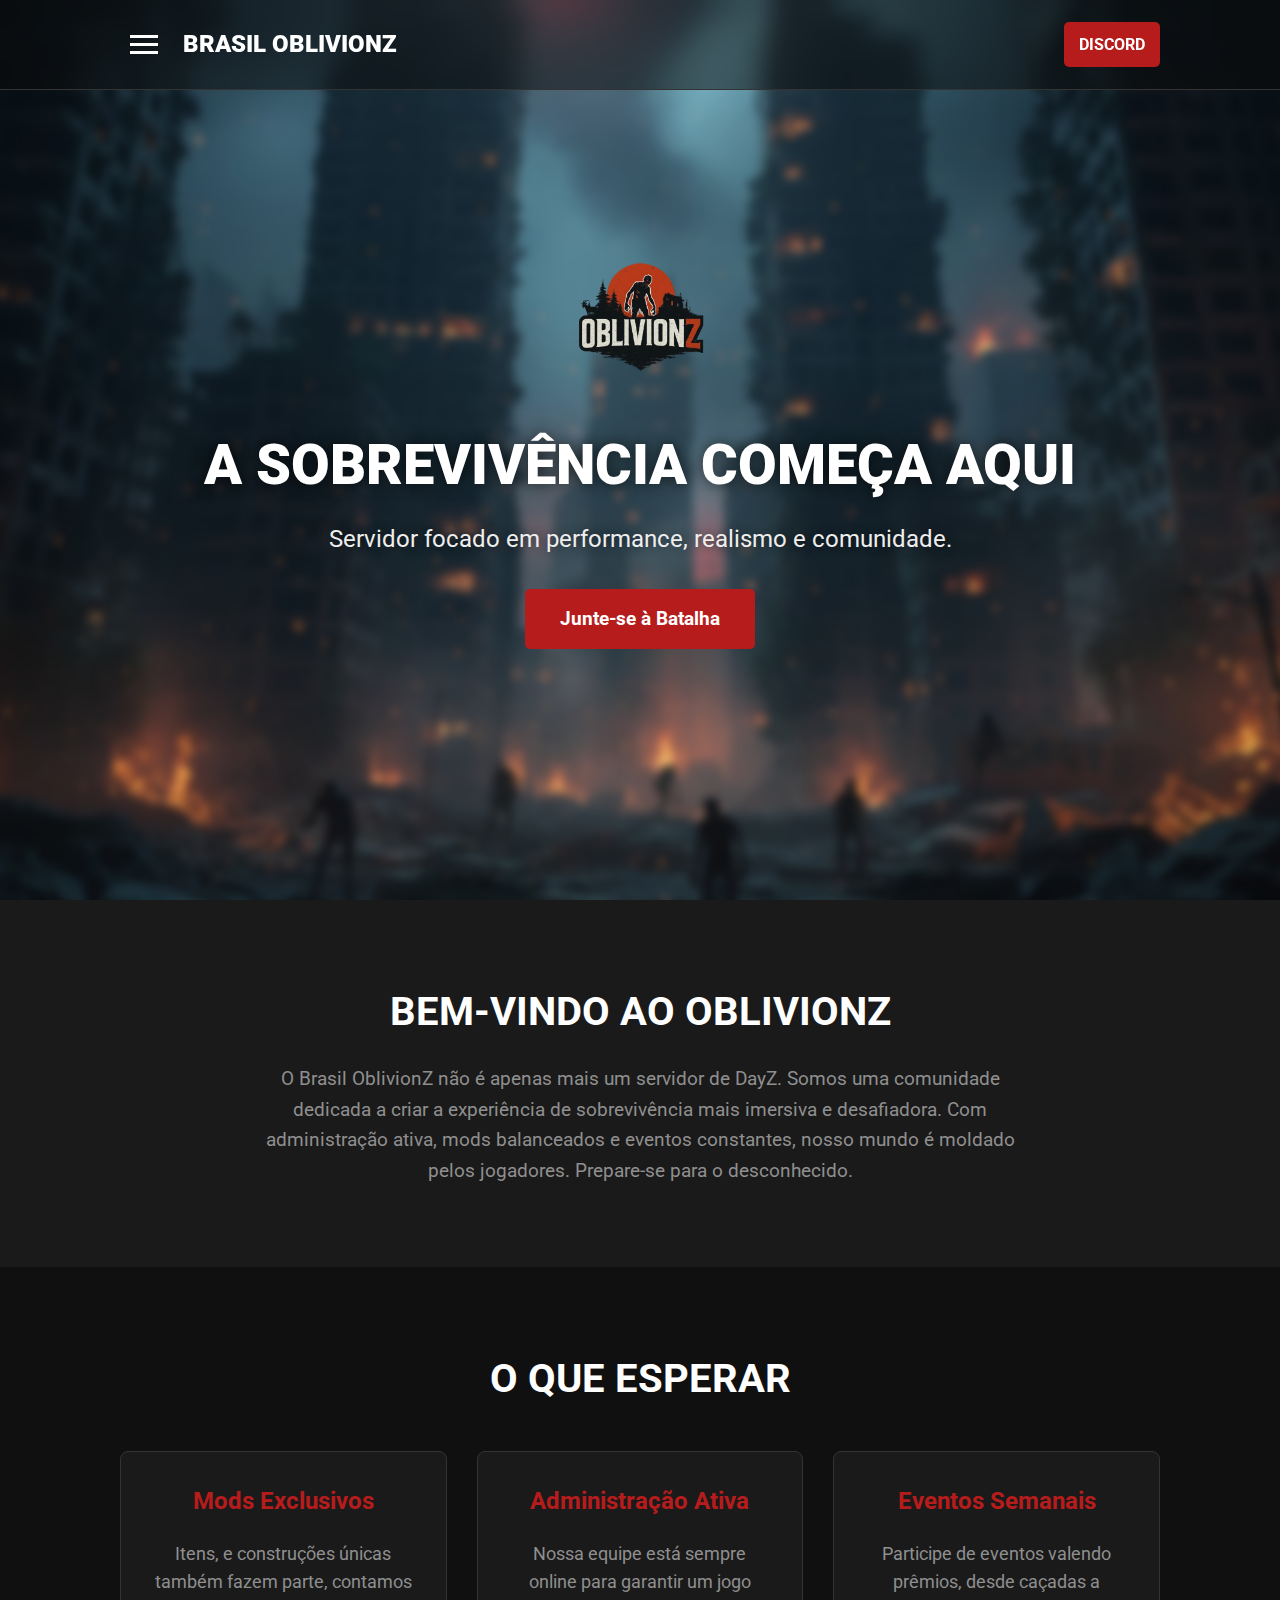
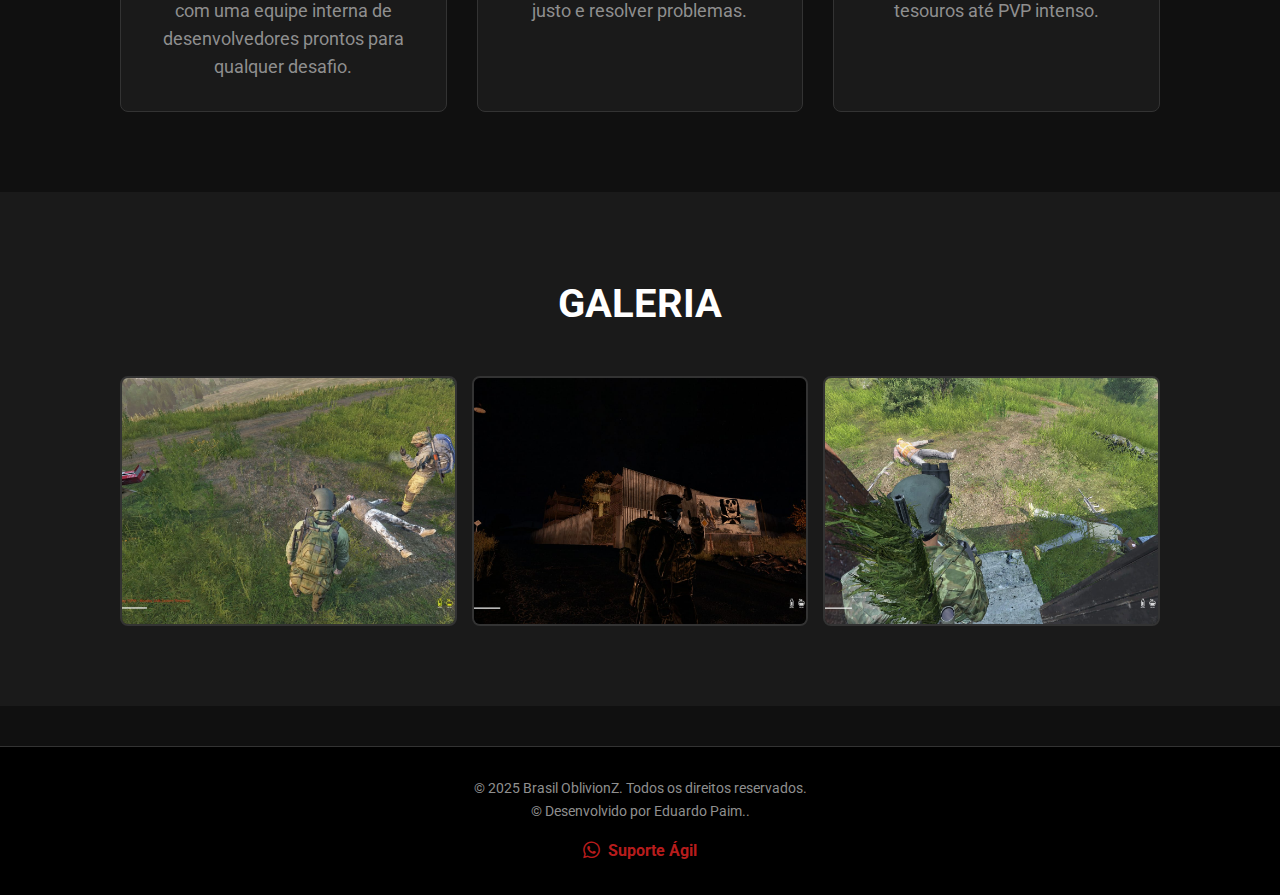
<file: index.html>
<!DOCTYPE html>
<html lang="pt-br">

<head>
    <meta charset="UTF-8">
    <meta name="viewport" content="width=device-width, initial-scale=1.0">
    <link rel="icon" href="imagens/logooblivion-removebg-preview.png">
    <title>Brasil OblivionZ</title>

    <link rel="stylesheet" href="loja.css">

    <link rel="preconnect" href="https://fonts.googleapis.com">
    <link rel="preconnect" href="https://fonts.gstatic" crossorigin>
    <link href="https://fonts.googleapis.com/css2?family=Roboto:wght@300;400;700;900&display=swap" rel="stylesheet">
    <link href="https://fonts.googleapis.com/icon?family=Material+Icons" rel="stylesheet">
    
    <link rel="stylesheet" href="https://cdnjs.cloudflare.com/ajax/libs/font-awesome/6.5.2/css/all.min.css">
</head>

<body>

    <header class="navbar">
        <div class="container">

            <div class="logo-container">
                <button class="menu-toggle" id="menu-toggle">
                    <span class="bar"></span>
                    <span class="bar"></span>
                    <span class="bar"></span>
                </button>

                <a href="#hero" class="logo">BRASIL OBLIVIONZ</a>
            </div>

            <a href="https://discord.gg/dTScqfqfE2" class="btn-nav" target="_blank">DISCORD</a>

        </div>
    </header>

    <nav class="sidebar" id="sidebar">
        <button class="sidebar-close" id="sidebar-close">
            <i class="material-icons">close</i>
        </button>

        <ul class="sidebar-links">
            <li><a href="index.html">Início</a></li>
            <li><a href="#sobre">Sobre Nós</a></li>
            <li><a href="#recursos">Recursos</a></li>
            <li><a href="#galeria">Galeria</a></li>
            <li><a href="loja.html">Loja</a></li>
            <li><a href="https://discord.gg/dTScqfqfE2" class="btn-nav" target="_blank">DISCORD</a></li>
        </ul>
    </nav>

    <div class="overlay" id="overlay"></div>

    <main>
        <section id="hero">
            <img src="imagens/fundositedayz.jpg" alt="fundo-headerinicial" id="fundo-header">
            <div class="hero-content">
                <img src="imagens/logooblivion-removebg-preview.png" alt="Logo Brasil OblivionZ" class="hero-logo">
                <h1>A SOBREVIVÊNCIA COMEÇA AQUI</h1>
                <p>Servidor focado em performance, realismo e comunidade.</p>
                <a href="https://discord.gg/dTScqfqfE2" class="btn-cta" id="btn-junte-se" target="_blank">
                    Junte-se à Batalha
                    <span class="shine"></span> </a>
            </div>
        </section>

        <section id="sobre">
            <div class="container">
                <h2>BEM-VINDO AO OBLIVIONZ</h2>
                <p>
                    O Brasil OblivionZ não é apenas mais um servidor de DayZ. Somos uma comunidade
                    dedicada a criar a experiência de sobrevivência mais imersiva e desafiadora.
                    Com administração ativa, mods balanceados e eventos constantes, nosso mundo
                    é moldado pelos jogadores. Prepare-se para o desconhecido.
                </p>
            </div>
        </section>

        <section id="recursos">
            <div class="container">
                <h2>O QUE ESPERAR</h2>
                <div class="cards-container">
                    <div class="card">
                        <h3>Mods Exclusivos</h3>
                        <p>Itens, e construções únicas também fazem parte, contamos com uma equipe interna de
                            desenvolvedores prontos para qualquer desafio.</p>
                    </div>
                    <div class="card">
                        <h3>Administração Ativa</h3>
                        <p>Nossa equipe está sempre online para garantir um jogo justo e resolver problemas.</p>
                    </div>
                    <div class="card">
                        <h3>Eventos Semanais</h3>
                        <p>Participe de eventos valendo prêmios, desde caçadas a tesouros até PVP intenso.</p>
                    </div>
                </div>
            </div>
        </section>

        <section id="galeria">
            <div class="container">
                <h2>GALERIA</h2>
                <div class="gallery-grid">
                    <img src="imagens/fotodayz1.jpg" alt="Screenshot do servidor 1">
                    <img src="imagens/fotodayz2.jpg" alt="Screenshot do servidor 2">
                    <img src="imagens/fotodayz3.jpg" alt="Screenshot do servidor 3">
                </div>
            </div>
        </section>
    </main>

    <footer>
        <div class="container">
            <p>&copy; 2025 Brasil OblivionZ. Todos os direitos reservados.</p>
            
            <p><a href="https://github.com/PaimEdu-DEV" target="_blank" class="footer-dev-link">&copy; Desenvolvido por Eduardo Paim..</a></p>
            
            <a href="https://chat.whatsapp.com/L0HWo1XL0SN34f5TeTLC6f?mode=hqrt3" class="whatsapp-link" target="_blank">
                <i class="fa-brands fa-whatsapp"></i>
                <span>Suporte Ágil</span>
            </a>
        </div>
    </footer>

    <script src="script.js"></script>

</body>
</html>
</file>
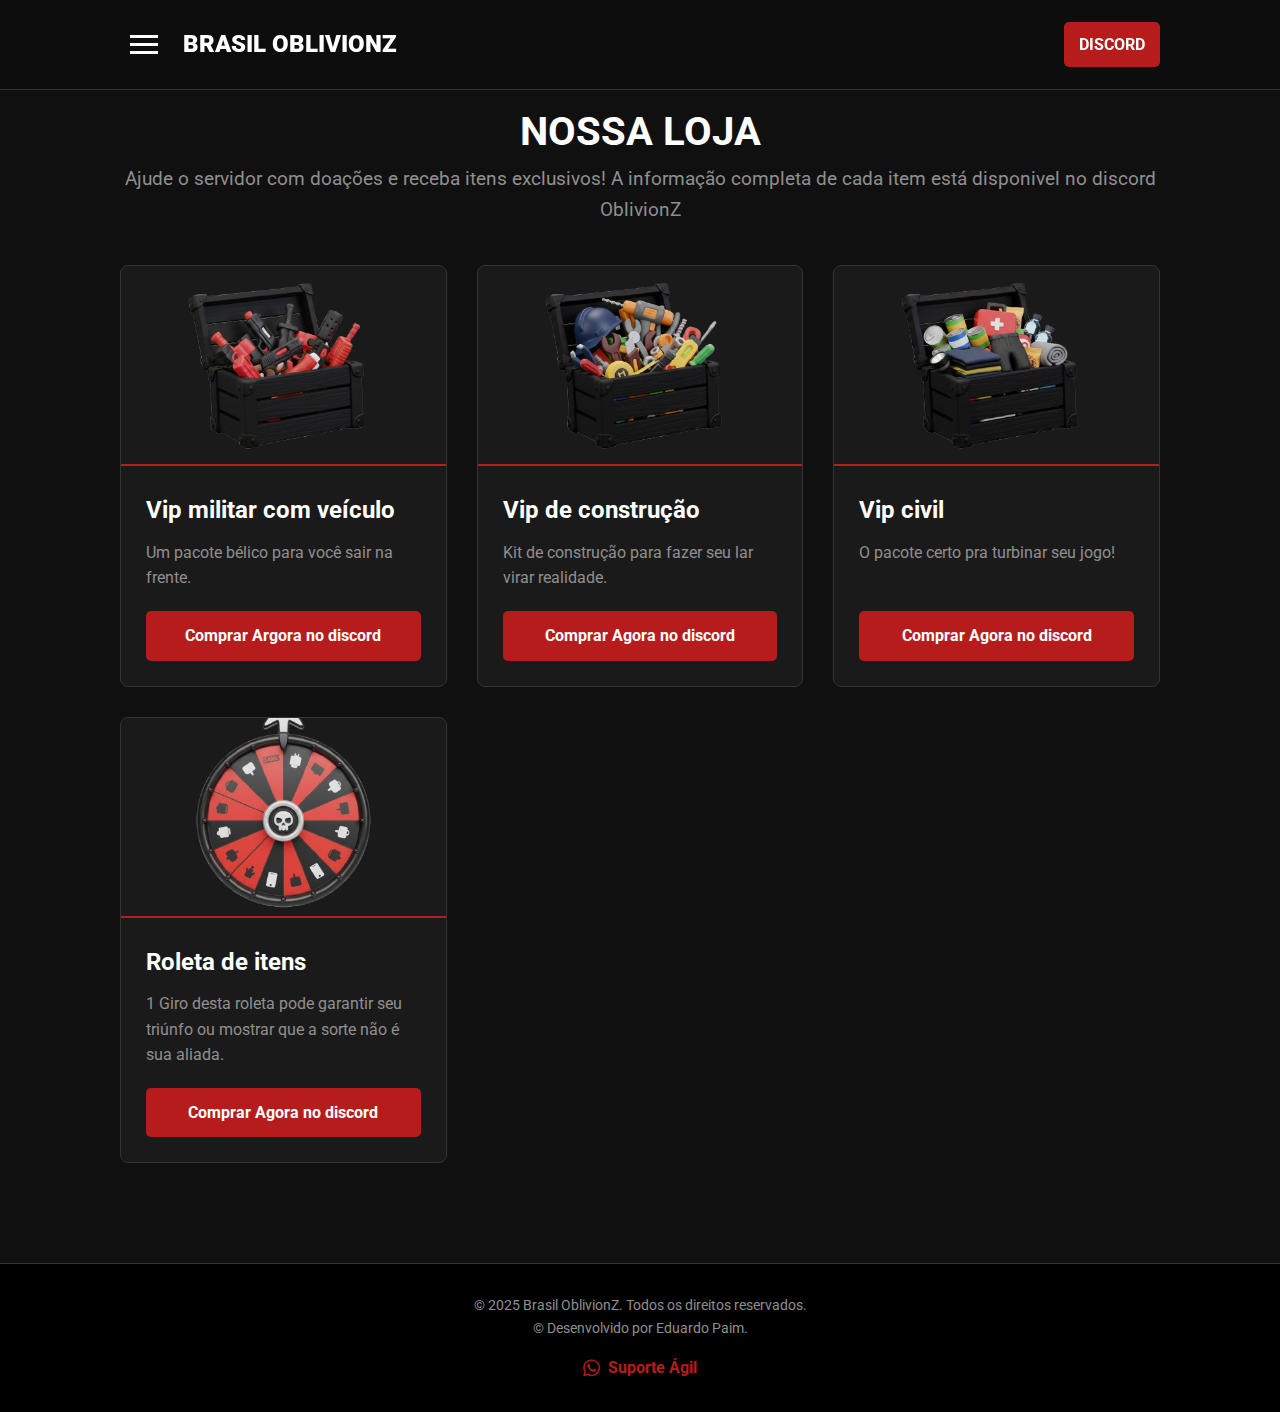
<file: loja.html>
<!DOCTYPE html>
<html lang="pt-br">

<head>
    <meta charset="UTF-8">
    <meta name="viewport" content="width=device-width, initial-scale=1.0">
    <link rel="icon" href="imagens/logooblivion-removebg-preview.png">

    <title>Loja - Brasil OblivionZ</title>

    <link rel="stylesheet" href="loja.css">

    <link rel="preconnect" href="https://fonts.googleapis.com">
    <link rel="preconnect" href="https://fonts.gstatic" crossorigin>
    <link href="https://fonts.googleapis.com/css2?family=Roboto:wght@300;400;700;900&display=swap" rel="stylesheet">
    <link href="https://fonts.googleapis.com/icon?family=Material+Icons" rel="stylesheet">
    
    <link rel="stylesheet" href="https://cdnjs.cloudflare.com/ajax/libs/font-awesome/6.5.2/css/all.min.css">
</head>

<body>

    <header class="navbar">
        <div class="container">
            <div class="logo-container">
                <button class="menu-toggle" id="menu-toggle">
                    <span class="bar"></span>
                    <span class="bar"></span>
                    <span class="bar"></span>
                </button>
                <a href="index.html" class="logo">BRASIL OBLIVIONZ</a>
            </div>
            <a href="https://discord.gg/dTScqfqfE2" class="btn-nav" target="_blank">DISCORD</a>
        </div>
    </header>

    <nav class="sidebar" id="sidebar">
        <button class="sidebar-close" id="sidebar-close">
            <i class="material-icons">close</i>
        </button>
        <ul class="sidebar-links">
            <li><a href="index.html">Início</a></li>
            <li><a href="regras.html">Regras do Servidor</a></li>
            <li><a href="loja.html">Loja</a></li>
            <li><a href="index.html#sobre">Sobre Nós</a></li>
            <li><a href="index.html#recursos">Recursos</a></li>
            <li><a href="index.html#galeria">Galeria</a></li>
            <li><a href="https://discord.gg/dTScqfqfE2" class="btn-nav" target="_blank">DISCORD</a></li>
        </ul>
    </nav>

    <div class="overlay" id="overlay"></div>

    <main>
        <section id="loja">
            <div class="container">
                <h2>NOSSA LOJA</h2>
                <p class="subtitulo-loja">Ajude o servidor com doações e receba itens exclusivos! A informação completa
                    de cada item está disponivel no discord OblivionZ</p>

                <div class="shop-grid">

                    <div class="product-card">
                        <img src="imagens/kitarmas.png" alt="Pacote Bronze">
                        <div class="product-content">
                            <h3>Vip militar com veículo</h3>
                            <p>Um pacote bélico para você sair na frente.</p>
                            <a href="https://discord.gg/dTScqfqfE2" class="btn-loja" target="_blank">Comprar Argora no discord</a>
                        </div>
                    </div>

                    <div class="product-card">
                        <img src="imagens/kitconstruir.png" alt="Pacote Prata">
                        <div class="product-content">
                            <h3>Vip de construção</h3>
                            <p>Kit de construção para fazer seu lar virar realidade.</p>
                            <a href="https://discord.gg/dTScqfqfE2" class="btn-loja" target="_blank">Comprar Agora no discord</a>
                        </div>
                    </div>

                    <div class="product-card">
                        <img src="imagens/kitcivil.png" alt="Pacote Ouro">
                        <div class="product-content">
                            <h3>Vip civil</h3>
                            <p>O pacote certo pra turbinar seu jogo!</p>
                            <a href="https://discord.gg/dTScqfqfE2" class="btn-loja" target="_blank">Comprar Agora no discord</a>
                        </div>
                    </div> 

                    <div class="product-card">
                        <img src="imagens/roleta.png" alt="Pacote Prata">
                        <div class="product-content">
                            <h3>Roleta de itens</h3>
                            <p>1 Giro desta roleta pode garantir seu triúnfo ou mostrar que a sorte não é sua
                                aliada.</p>
                            <a href="https://discord.gg/dTScqfqfE2" class="btn-loja" target="_blank">Comprar Agora no discord</a>
                        </div>
                    </div>

                </div> </div> </section>
    </main>

    <footer>
        <div class="container">
            <p>&copy; 2025 Brasil OblivionZ. Todos os direitos reservados.</p>
            
            <p><a href="https://github.com/PaimEdu-DEV" target="_blank" class="footer-dev-link">&copy; Desenvolvido por Eduardo Paim.</a></p>
            
            <a href="https://chat.whatsapp.com/L0HWo1XL0SN34f5TeTLC6f?mode=hqrt3" class="whatsapp-link" target="_blank">
                <i class="fa-brands fa-whatsapp"></i>
                <span>Suporte Ágil</span>
            </a>
        </div>
    </footer>

    <script src="script.js"></script>

</body>
</html>
</file>
<file: loja.css>
/* --- 1. CONFIGURAÇÕES GLOBAIS ... --- */
:root {
    --cor-fundo-escuro: #101010;
    --cor-fundo-secundario: #1a1a1a;
    --cor-texto-principal: #e0e0e0;
    --cor-texto-secundario: #8f8f8f;
    --cor-destaque: #b71c1c; /* Vermelho escuro/sangue */
    --cor-destaque-hover: #e53935;
}
* {
    margin: 0;
    padding: 0;
    box-sizing: border-box;
}
html {
    scroll-behavior: smooth;
}
body {
    font-family: 'Roboto', sans-serif;
    background-color: var(--cor-fundo-escuro);
    color: var(--cor-texto-principal);
    line-height: 1.6;
}
.container {
    max-width: 1100px;
    margin: 0 auto;
    padding: 0 30px;
}
h1, h2, h3 {
    font-weight: 700;
    color: #ffffff;
    margin-bottom: 20px;
}
h2 {
    font-size: 2.5rem;
    text-align: center;
    text-transform: uppercase;
}
p {
    color: var(--cor-texto-secundario);
    font-size: 1.1rem;
}
section {
    padding: 80px 0;
}

/* --- 2. NAVBAR (Menu Fixo) --- */
.navbar {
    position: fixed;
    width: 100%;
    top: 0;
    z-index: 1000;
    padding: 20px 0;
    background-color: rgba(10, 10, 10, 0.5);
    backdrop-filter: blur(10px);
    border-bottom: 1px solid #333;
}
.navbar .container {
    display: flex;
    justify-content: space-between;
    align-items: center;
}
.logo-container {
    display: flex;
    align-items: center;
}
.navbar .logo {
    font-size: 1.5rem;
    font-weight: 900;
    color: #fff;
    text-decoration: none;
    text-transform: uppercase;
}
.btn-nav {
    background-color: var(--cor-destaque);
    color: #fff !important;
    padding: 10px 15px;
    border-radius: 5px;
    text-decoration: none;
    font-weight: 700;
    transition: background-color 0.3s ease;
}
.btn-nav:hover {
    background-color: var(--cor-destaque-hover);
    color: #fff !important;
}

/* --- 3. SEÇÃO HERO --- */
#hero {
    position: relative;
    height: 100vh;
    width: 100%;
    overflow: hidden;
    display: flex;
    justify-content: center;
    align-items: center;
    text-align: center;
}
#fundo-header {
    width: 105%;
    height: 105%;
    position: absolute;
    top: -2.5%;
    left: -2.5%;
    z-index: 1;
    object-fit: cover;
    filter: blur(5px);
}
.hero-content {
    position: relative;
    z-index: 2;
    color: #fff;
    padding: 20px;
}
.hero-logo {
    max-width: 150px;
    margin-bottom: 20px;
}
.hero-content h1 {
    font-size: 3.5rem;
    font-weight: 900;
    margin-bottom: 10px;
    text-shadow: 0 0 15px rgba(0, 0, 0, 0.7);
}
.hero-content p {
    font-size: 1.5rem;
    color: #eee;
    margin-bottom: 30px;
    text-shadow: 0 0 10px rgba(0, 0, 0, 0.5);
}
.btn-cta {
    background-color: var(--cor-destaque);
    color: #fff;
    padding: 15px 35px;
    font-size: 1.2rem;
    font-weight: 700;
    text-decoration: none;
    border-radius: 5px;
    position: relative; 
    overflow: hidden;
    display: inline-block; 
    z-index: 1;
    transition: background-color 0.3s ease, transform 0.3s ease;
}
.btn-cta:hover {
    background-color: var(--cor-destaque-hover);
    transform: scale(1.05);
}
.btn-cta .shine {
    position: absolute;
    top: 0;
    left: -100%;
    width: 30%; 
    height: 100%;
    background: rgba(255, 255, 255, 0.3);
    transform: skewX(-20deg);
    z-index: 2;
    animation: animateShine 5s ease-in-out infinite;
}

/* --- 4. SEÇÃO SOBRE --- */
#sobre {
    background-color: var(--cor-fundo-secundario);
}
#sobre p {
    max-width: 800px;
    margin: 0 auto;
    text-align: center;
    font-size: 1.2rem;
}

/* --- 5. SEÇÃO RECURSOS (Cards) --- */
#recursos {
    background-color: var(--cor-fundo-escuro);
}
.cards-container {
    display: grid;
    grid-template-columns: repeat(auto-fit, minmax(300px, 1fr));
    gap: 30px;
    margin-top: 40px;
}
.card {
    background-color: var(--cor-fundo-secundario);
    border: 1px solid #333;
    padding: 30px;
    border-radius: 8px;
    text-align: center;
    transition: transform 0.3s ease, box-shadow 0.3s ease;
}
.card:hover {
    transform: translateY(-10px);
    box-shadow: 0 10px 20px rgba(0, 0, 0, 0.5);
}
.card h3 {
    color: var(--cor-destaque);
    font-size: 1.5rem;
}

/* --- 6. SEÇÃO GALERIA --- */
#galeria {
    background-color: var(--cor-fundo-secundario);
}
.gallery-grid {
    display: grid;
    grid-template-columns: repeat(auto-fit, minmax(250px, 1fr));
    gap: 15px;
    margin-top: 40px;
}
.gallery-grid img {
    width: 100%;
    height: 250px;
    object-fit: cover;
    border-radius: 8px;
    border: 2px solid #333;
    transition: transform 0.3s ease, opacity 0.3s ease;
}
.gallery-grid img:hover {
    transform: scale(1.05);
    opacity: 0.8;
}

/* --- 7. RODAPÉ --- */
footer {
    background-color: #000;
    text-align: center;
    padding: 30px 0;
    margin-top: 40px;
    border-top: 1px solid #333;
}

footer p {
    font-size: 0.9rem;
    color: var(--cor-texto-secundario);
}

/* Link do GitHub (NOVO) */
.footer-dev-link {
    color: var(--cor-texto-secundario); /* Mesma cor do texto */
    text-decoration: none;
    transition: color 0.3s ease;
}
.footer-dev-link:hover {
    color: var(--cor-destaque-hover); /* Fica vermelho no hover */
    text-decoration: underline;
}

/* Link do WhatsApp (NOVO) */
.whatsapp-link {
    display: inline-flex;
    align-items: center;
    justify-content: center;
    color: var(--cor-destaque); /* Cor vermelha do site */
    text-decoration: none;
    font-weight: 700;
    font-size: 1rem;
    margin-top: 15px; /* Espaço acima */
    transition: color 0.3s ease;
}

.whatsapp-link:hover {
    color: var(--cor-destaque-hover); /* Efeito hover */
}

.whatsapp-link i {
    font-size: 1.2rem;
    margin-right: 8px; /* Espaço entre o ícone e o texto */
}


/* --- 8. RESPONSIVIDADE (Celular) --- */
@media (max-width: 768px) {
    .container {
        padding: 0 15px; 
    }
    section {
        padding: 50px 0;
    }
    h2 {
        font-size: 1.8rem;
    }
    .hero-content h1 {
        font-size: 2.2rem;
    }
    .hero-content p {
        font-size: 1.2rem;
    }
    .navbar .btn-nav {
        display: none;
    }
}

/* --- 9. MENU HAMBÚRGUER E SIDEBAR --- */
.menu-toggle {
    display: block; 
    background: none;
    border: none;
    cursor: pointer;
    padding: 10px;
    z-index: 1001;
    margin-right: 15px;
}
.menu-toggle .bar {
    display: block;
    width: 28px;
    height: 3px;
    background-color: #fff;
    margin: 5px 0;
    transition: all 0.3s ease-in-out;
}
.sidebar {
    position: fixed;
    top: 0;
    left: 0;
    width: 280px;
    height: 100vh;
    background-color: var(--cor-fundo-secundario);
    padding: 20px;
    z-index: 2000;
    transform: translateX(-100%);
    transition: transform 0.4s ease-in-out;
}
.sidebar.active {
    transform: translateX(0);
}
.sidebar-close {
    position: absolute;
    top: 15px;
    right: 15px;
    background: none;
    border: none;
    cursor: pointer;
}
.sidebar-close i {
    color: var(--cor-texto-principal);
    font-size: 2rem;
    transition: color 0.3s ease;
}
.sidebar-close:hover i {
    color: var(--cor-destaque);
}
.sidebar-links {
    list-style: none;
    margin-top: 60px;
}
.sidebar-links li {
    margin-bottom: 25px;
}
.sidebar-links a {
    text-decoration: none;
    color: var(--cor-texto-principal);
    font-size: 1.3rem;
    font-weight: 700;
    transition: color 0.3s ease;
}
.sidebar-links a:hover {
    color: var(--cor-destaque);
}
.sidebar-links .btn-nav {
    padding: 10px 15px;
}
.overlay {
    display: none;
    position: fixed;
    top: 0;
    left: 0;
    width: 100%;
    height: 100vh;
    background-color: rgba(0, 0, 0, 0.7);
    z-index: 1999;
}
.overlay.active {
    display: block;
}

/* --- 10. ANIMAÇÃO DE BRILHO --- */
@keyframes animateShine {
    0% { left: -100%; }
    40% { left: 130%; }
    100% { left: 130%; }
}

/* --- 11. ESTILOS DA LOJA --- */
#loja {
    padding-top: 100px; /* Joga o conteúdo para baixo do header fixo */
    padding-bottom: 60px;
    min-height: 100vh; /* Garante que a página tenha pelo menos o tamanho da tela */
    background-color: var(--cor-fundo-escuro);
}

.subtitulo-loja {
    text-align: center;
    font-size: 1.2rem;
    color: var(--cor-texto-secundario);
    margin-top: -20px;
    margin-bottom: 40px;
}

.shop-grid {
    display: grid;
    grid-template-columns: repeat(auto-fit, minmax(300px, 1fr));
    gap: 30px;
}

.product-card {
    background-color: var(--cor-fundo-secundario);
    border: 1px solid #333;
    border-radius: 8px;
    overflow: hidden; /* Para a imagem se ajustar */
    display: flex; /* Ajuda a organizar o conteúdo */
    flex-direction: column;
    transition: transform 0.3s ease, box-shadow 0.3s ease;
}

.product-card:hover {
    transform: translateY(-10px);
    box-shadow: 0 10px 20px rgba(0, 0, 0, 0.5);
}

.product-card img {
    width: 100%;
    height: 200px;
    object-fit: cover;
    border-bottom: 2px solid var(--cor-destaque); /* Detalhe vermelho */
}

.product-content {
    padding: 25px;
    display: flex;
    flex-direction: column;
    flex-grow: 1; /* Faz o conteúdo ocupar o espaço e empurrar o botão para baixo */
}

.product-content h3 {
    font-size: 1.5rem;
    color: #fff;
    margin-bottom: 10px;
}

.product-content p {
    font-size: 1rem;
    color: var(--cor-texto-secundario);
    margin-bottom: 20px;
    flex-grow: 1; /* Ocupa o espaço disponível */
}

.btn-loja {
    display: block;
    width: 100%;
    text-align: center;
    background-color: var(--cor-destaque);
    color: #fff;
    padding: 12px 15px;
    border-radius: 5px;
    text-decoration: none;
    font-weight: 700;
    transition: background-color 0.3s ease;
    margin-top: auto; /* Empurra o botão para o final do card */
}

.btn-loja:hover {
    background-color: var(--cor-destaque-hover);
}
</file>
